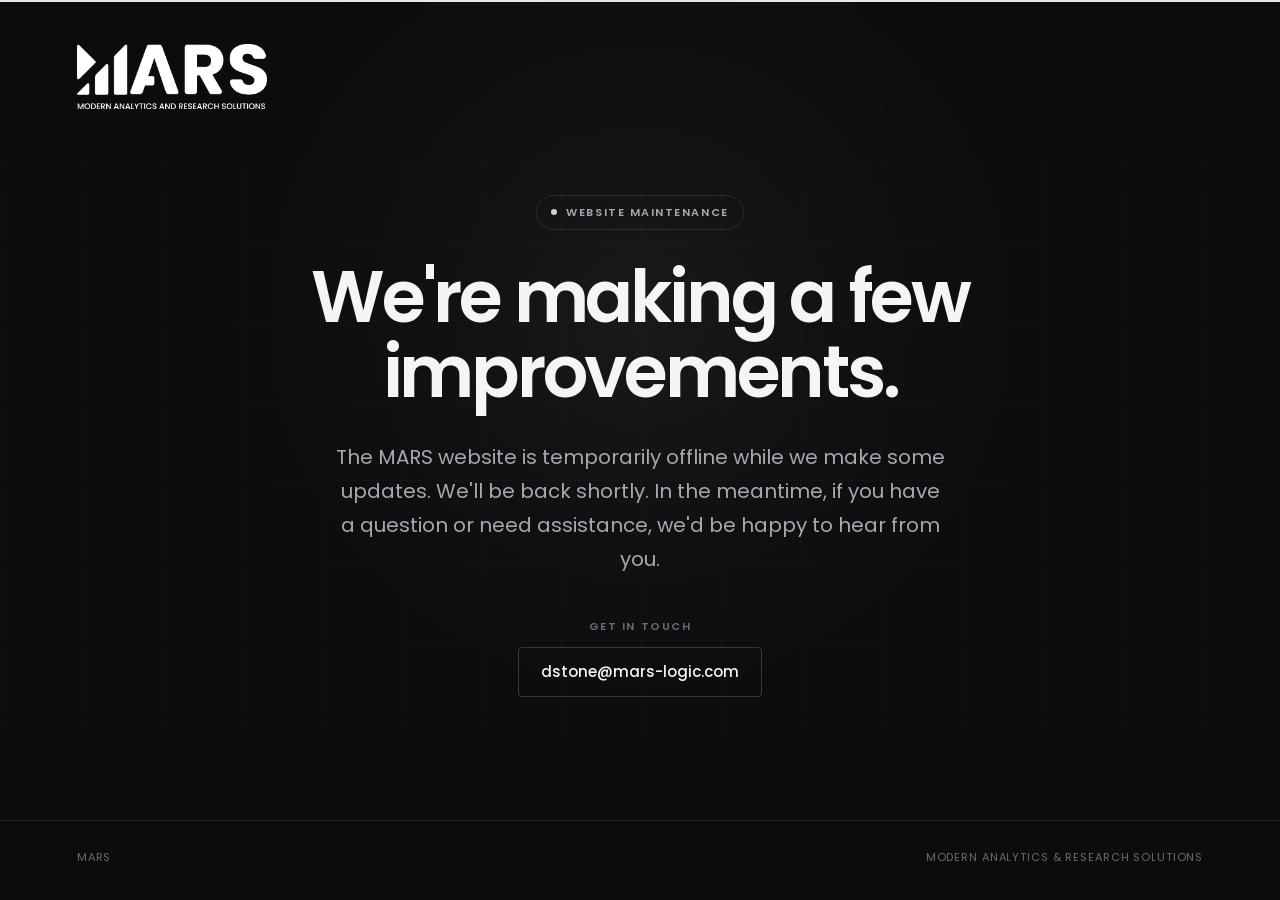
<file: index.html>
<!DOCTYPE html>
<html lang="en">
<head>
  <meta charset="UTF-8">
  <meta name="viewport" content="width=device-width, initial-scale=1.0">

  <title>MARS — Temporarily Offline</title>

  <meta name="description" content="MARS — Modern Analytics and Research Solutions">

  <link rel="icon" href="assets/favicon-32.png">

  <link rel="preconnect" href="https://fonts.googleapis.com">
  <link rel="preconnect" href="https://fonts.gstatic.com" crossorigin>
  <link
    href="https://fonts.googleapis.com/css2?family=Poppins:wght@400;500;600;700&display=swap"
    rel="stylesheet"
  >

  <style>
    :root {
      --background: #0b0c0e;
      --text: #f5f5f5;
      --muted: #a6a8ad;
      --subtle: #686b71;
      --line: rgba(255,255,255,0.10);
      --accent: #ffffff;
    }

    * {
      box-sizing: border-box;
    }

    html {
      min-height: 100%;
    }

    body {
      margin: 0;
      min-height: 100vh;
      background:
        radial-gradient(
          circle at 50% 35%,
          rgba(255,255,255,0.055) 0%,
          rgba(255,255,255,0.018) 24%,
          transparent 52%
        ),
        var(--background);
      color: var(--text);
      font-family: "Poppins", -apple-system, BlinkMacSystemFont, "Segoe UI", sans-serif;
      display: flex;
      flex-direction: column;
    }

    body::before {
      content: "";
      position: fixed;
      inset: 0;
      pointer-events: none;
      opacity: 0.035;
      background-image:
        linear-gradient(rgba(255,255,255,0.7) 1px, transparent 1px),
        linear-gradient(90deg, rgba(255,255,255,0.7) 1px, transparent 1px);
      background-size: 80px 80px;
      mask-image: linear-gradient(
        to bottom,
        transparent 0%,
        black 25%,
        black 75%,
        transparent 100%
      );
    }

    .top-line {
      width: 100%;
      height: 2px;
      background: #ffffff;
      opacity: 0.9;
    }

    header {
      width: 100%;
      padding: 42px 6vw;
    }

    .logo {
      display: block;
      width: 190px;
      height: auto;
    }

    main {
      flex: 1;
      width: 100%;
      display: flex;
      align-items: center;
      justify-content: center;
      padding: 60px 24px 100px;
    }

    .content {
      width: 100%;
      max-width: 760px;
      text-align: center;
      margin-top: -40px;
    }

    .status {
      display: inline-flex;
      align-items: center;
      gap: 9px;
      margin-bottom: 30px;
      padding: 8px 14px;
      border: 1px solid var(--line);
      border-radius: 999px;
      color: var(--muted);
      font-size: 11px;
      font-weight: 600;
      letter-spacing: 0.14em;
      text-transform: uppercase;
    }

    .status-dot {
      width: 6px;
      height: 6px;
      border-radius: 50%;
      background: #ffffff;
      opacity: 0.8;
    }

    h1 {
      margin: 0;
      font-size: clamp(42px, 6vw, 72px);
      line-height: 1.04;
      letter-spacing: -0.045em;
      font-weight: 600;
    }

    .intro {
      max-width: 610px;
      margin: 30px auto 0;
      color: var(--muted);
      font-size: clamp(17px, 2vw, 20px);
      line-height: 1.7;
      font-weight: 400;
    }

    .contact {
      margin-top: 42px;
    }

    .contact-label {
      margin-bottom: 12px;
      color: var(--subtle);
      font-size: 11px;
      font-weight: 600;
      letter-spacing: 0.14em;
      text-transform: uppercase;
    }

    .contact a {
      display: inline-flex;
      align-items: center;
      justify-content: center;
      min-height: 50px;
      padding: 0 22px;
      border: 1px solid rgba(255,255,255,0.18);
      border-radius: 4px;
      color: var(--text);
      text-decoration: none;
      font-size: 15px;
      font-weight: 500;
      transition:
        background 180ms ease,
        border-color 180ms ease,
        transform 180ms ease;
    }

    .contact a:hover {
      background: rgba(255,255,255,0.08);
      border-color: rgba(255,255,255,0.35);
      transform: translateY(-1px);
    }

    footer {
      width: 100%;
      padding: 28px 6vw 34px;
      border-top: 1px solid var(--line);
      display: flex;
      align-items: center;
      justify-content: space-between;
      gap: 20px;
      color: var(--subtle);
      font-size: 11px;
      letter-spacing: 0.08em;
      text-transform: uppercase;
    }

    footer span:last-child {
      text-align: right;
    }

    @media (max-width: 600px) {
      header {
        padding: 30px 24px;
      }

      .logo {
        width: 155px;
      }

      main {
        padding: 50px 24px 80px;
      }

      .content {
        margin-top: -10px;
      }

      h1 {
        font-size: clamp(38px, 11vw, 54px);
      }

      .intro {
        font-size: 16px;
        line-height: 1.65;
      }

      footer {
        padding: 24px;
        flex-direction: column;
        align-items: flex-start;
      }

      footer span:last-child {
        text-align: left;
      }
    }
  </style>
</head>

<body>

  <div class="top-line"></div>

  <header>
    <img
      class="logo"
      src="assets/MARS_Logo_White.png"
      alt="MARS — Modern Analytics and Research Solutions"
    >
  </header>

  <main>
    <section class="content">

      <div class="status">
        <span class="status-dot"></span>
        Website maintenance
      </div>

      <h1>
        We're making a few improvements.
      </h1>

      <p class="intro">
        The MARS website is temporarily offline while we make some updates.
        We'll be back shortly. In the meantime, if you have a question or
        need assistance, we'd be happy to hear from you.
      </p>

      <div class="contact">
        <div class="contact-label">Get in touch</div>

        <a href="mailto:dstone@mars-logic.com">
          dstone@mars-logic.com
        </a>
      </div>

    </section>
  </main>

  <footer>
    <span>MARS</span>
    <span>Modern Analytics &amp; Research Solutions</span>
  </footer>

</body>
</html>
</file>
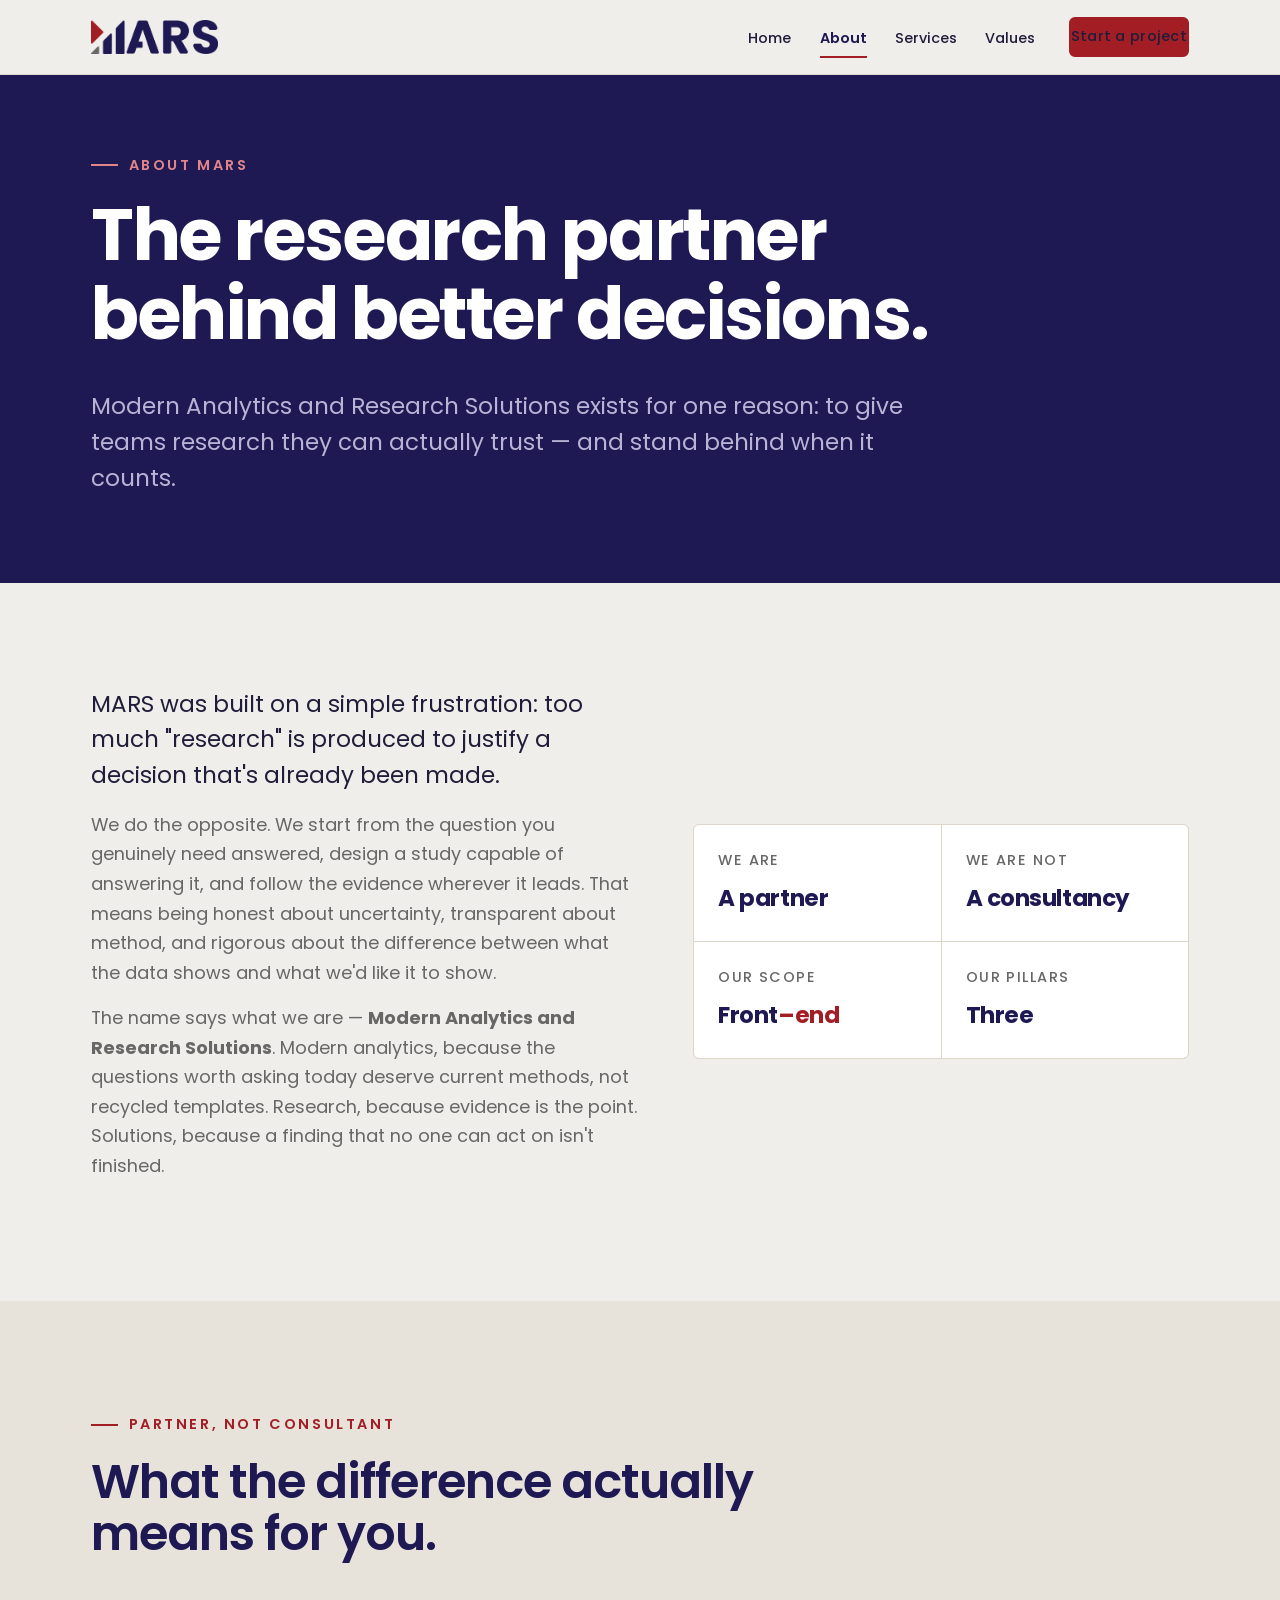
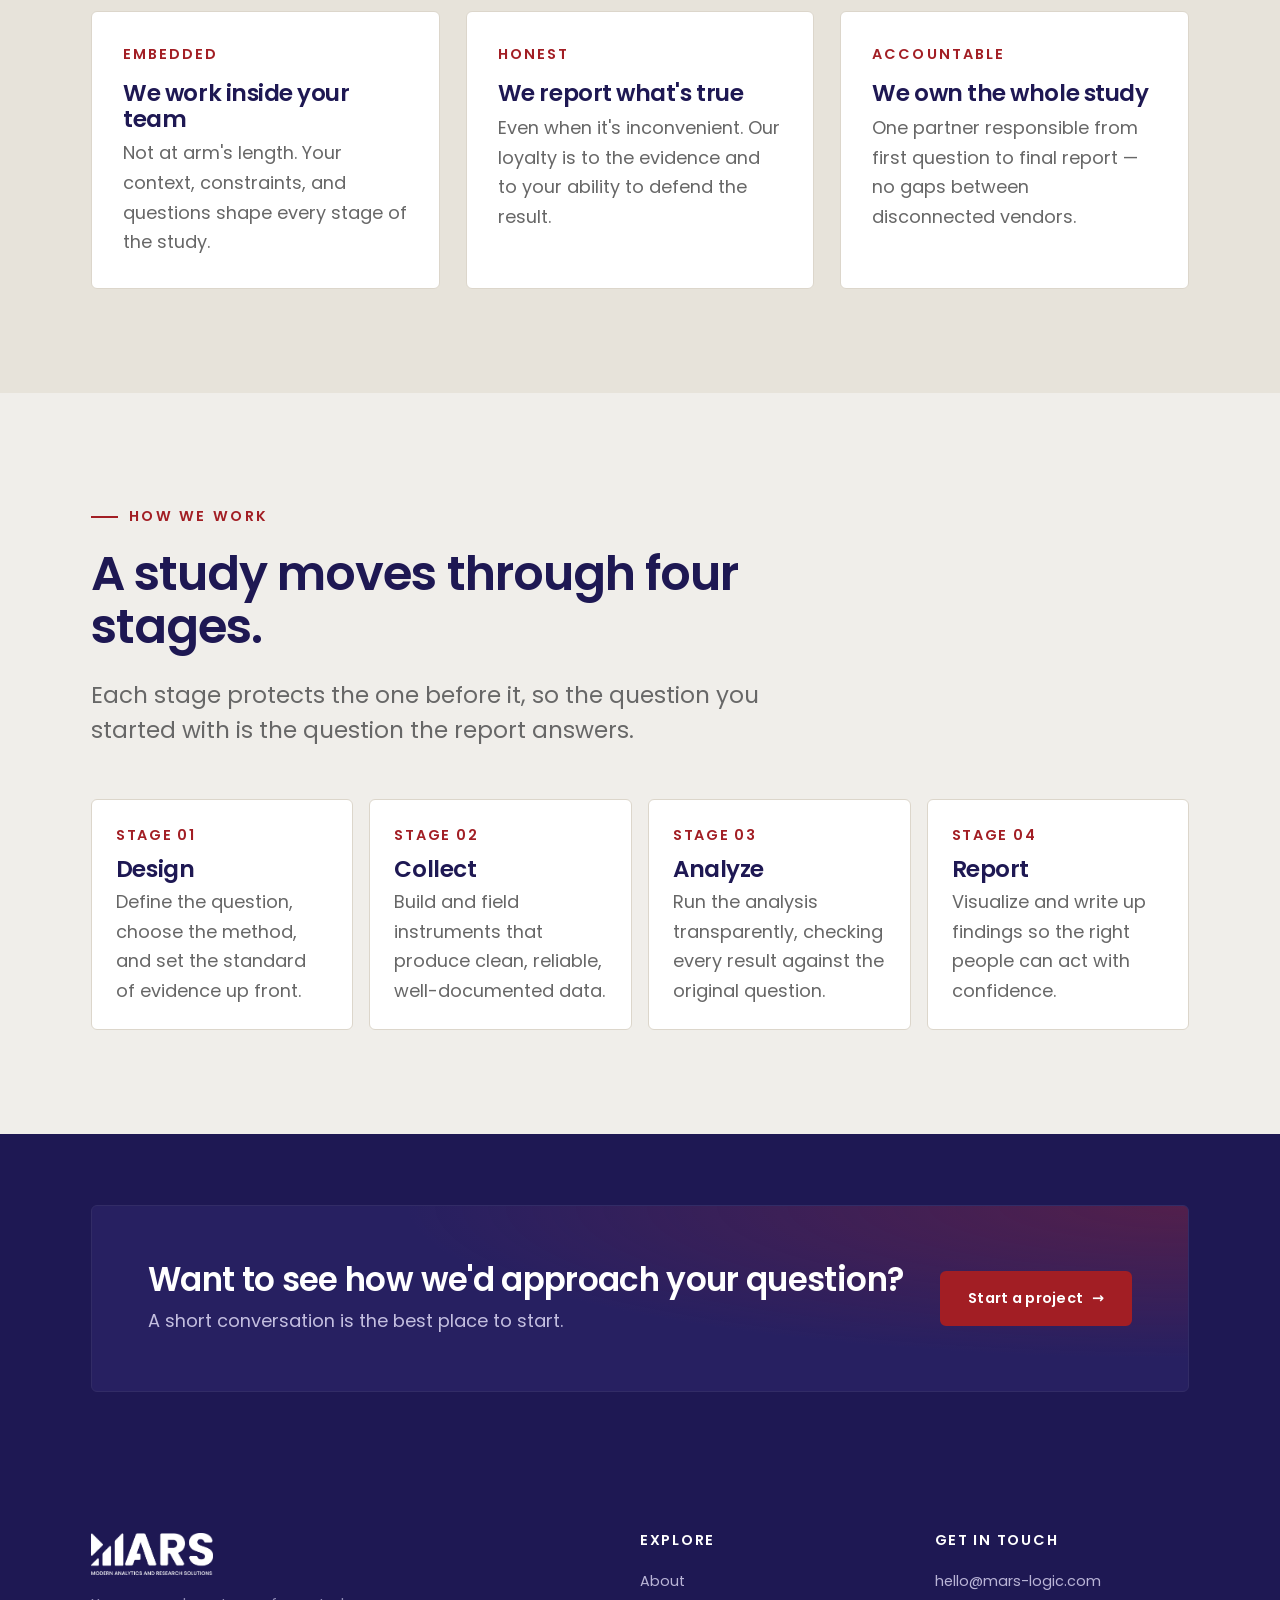
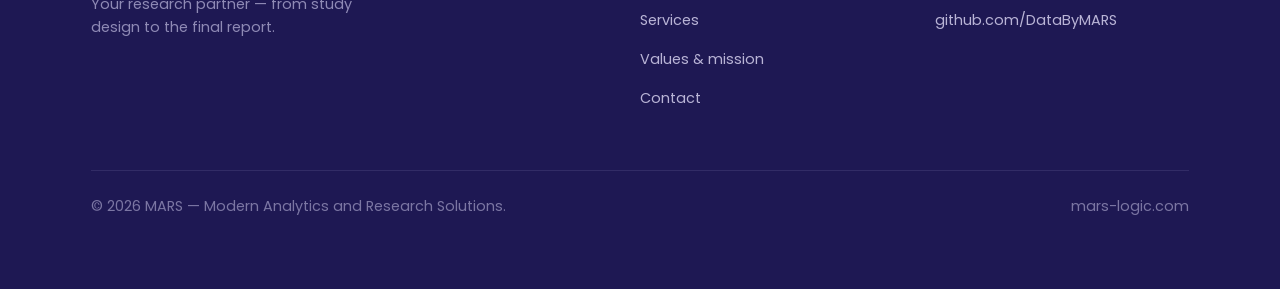
<file: about.html>
<!DOCTYPE html>
<html lang="en">
<head>
  <meta charset="UTF-8" />
  <meta name="viewport" content="width=device-width, initial-scale=1.0" />
  <title>About — MARS</title>
  <meta name="description" content="MARS — Modern Analytics and Research Solutions. A research partner that works alongside your team, from study design to defensible reporting." />
  <meta property="og:title" content="About — MARS" />
  <meta property="og:description" content="A research partner, not a consulting firm." />
  <meta property="og:type" content="website" />
  <meta property="og:url" content="https://mars-logic.com/about.html" />
  <link rel="preconnect" href="https://fonts.googleapis.com" />
  <link rel="preconnect" href="https://fonts.gstatic.com" crossorigin />
  <link href="https://fonts.googleapis.com/css2?family=Poppins:wght@400;500;600;700&display=swap" rel="stylesheet" />
  <link rel="icon" href="assets/favicon-32.png" sizes="32x32" />
  <link rel="icon" href="assets/favicon.ico" sizes="any" />
  <link rel="apple-touch-icon" href="assets/favicon-180.png" />
  <link rel="stylesheet" href="css/style.css" />
</head>
<body>
  <a class="skip-link" href="#main">Skip to content</a>

  <header class="site-header">
    <div class="wrap nav">
      <a class="brand" href="index.html" aria-label="MARS — Modern Analytics and Research Solutions, home">
        <img src="assets/MARS_Logo_No_Subtext.png" alt="MARS" />
      </a>
      <button class="nav-toggle" aria-label="Menu" aria-controls="nav-links" aria-expanded="false">
        <svg viewBox="0 0 24 24" fill="none" aria-hidden="true"><path d="M3 6h18M3 12h18M3 18h18" stroke="currentColor" stroke-width="2" stroke-linecap="round"/></svg>
      </button>
      <ul class="nav-links" id="nav-links">
        <li><a href="index.html">Home</a></li>
        <li><a href="about.html" aria-current="page">About</a></li>
        <li><a href="services.html">Services</a></li>
        <li><a href="values.html">Values</a></li>
        <li class="nav-cta"><a class="btn" href="contact.html">Start a project</a></li>
      </ul>
    </div>
  </header>

  <main id="main">
    <!-- Page intro -->
    <section class="section section--space section--tight">
      <div class="wrap">
        <p class="eyebrow">About MARS</p>
        <h1 style="font-size:var(--step-4);max-width:20ch">The research partner behind better decisions.</h1>
        <p class="lede" style="max-width:60ch">Modern Analytics and Research Solutions exists for one reason: to give teams research they can actually trust — and stand behind when it counts.</p>
      </div>
    </section>

    <!-- Story -->
    <section class="section">
      <div class="wrap split">
        <div class="prose reveal">
          <p class="prose-lead">MARS was built on a simple frustration: too much "research" is produced to justify a decision that's already been made.</p>
          <p>We do the opposite. We start from the question you genuinely need answered, design a study capable of answering it, and follow the evidence wherever it leads. That means being honest about uncertainty, transparent about method, and rigorous about the difference between what the data shows and what we'd like it to show.</p>
          <p>The name says what we are — <strong>Modern Analytics and Research Solutions</strong>. Modern analytics, because the questions worth asking today deserve current methods, not recycled templates. Research, because evidence is the point. Solutions, because a finding that no one can act on isn't finished.</p>
        </div>
        <div class="reveal">
          <dl class="stats" aria-label="What defines MARS">
            <div><dt>We are</dt><dd>A partner</dd></div>
            <div><dt>We are not</dt><dd>A consultancy</dd></div>
            <div><dt>Our scope</dt><dd>Front<span class="u">&ndash;end</span></dd></div>
            <div><dt>Our pillars</dt><dd>Three</dd></div>
          </dl>
        </div>
      </div>
    </section>

    <!-- Partner vs consultant -->
    <section class="section section--surface">
      <div class="wrap">
        <div class="head reveal">
          <p class="eyebrow">Partner, not consultant</p>
          <h2>What the difference actually means for you.</h2>
        </div>
        <div class="grid grid--3">
          <article class="card reveal"><span class="card__index">EMBEDDED</span><h3>We work inside your team</h3><p>Not at arm's length. Your context, constraints, and questions shape every stage of the study.</p></article>
          <article class="card reveal"><span class="card__index">HONEST</span><h3>We report what's true</h3><p>Even when it's inconvenient. Our loyalty is to the evidence and to your ability to defend the result.</p></article>
          <article class="card reveal"><span class="card__index">ACCOUNTABLE</span><h3>We own the whole study</h3><p>One partner responsible from first question to final report — no gaps between disconnected vendors.</p></article>
        </div>
      </div>
    </section>

    <!-- Process -->
    <section class="section">
      <div class="wrap">
        <div class="head reveal">
          <p class="eyebrow">How we work</p>
          <h2>A study moves through four stages.</h2>
          <p class="lede">Each stage protects the one before it, so the question you started with is the question the report answers.</p>
        </div>
        <div class="steps">
          <div class="step reveal"><span class="step__n">STAGE 01</span><h3>Design</h3><p>Define the question, choose the method, and set the standard of evidence up front.</p></div>
          <div class="step reveal"><span class="step__n">STAGE 02</span><h3>Collect</h3><p>Build and field instruments that produce clean, reliable, well-documented data.</p></div>
          <div class="step reveal"><span class="step__n">STAGE 03</span><h3>Analyze</h3><p>Run the analysis transparently, checking every result against the original question.</p></div>
          <div class="step reveal"><span class="step__n">STAGE 04</span><h3>Report</h3><p>Visualize and write up findings so the right people can act with confidence.</p></div>
        </div>
      </div>
    </section>

    <!-- CTA -->
    <section class="section section--space section--tight">
      <div class="wrap">
        <div class="cta-band reveal">
          <div>
            <h2>Want to see how we'd approach your question?</h2>
            <p>A short conversation is the best place to start.</p>
          </div>
          <a class="btn" href="contact.html">Start a project <span class="arrow" aria-hidden="true">&rarr;</span></a>
        </div>
      </div>
    </section>
  </main>

  <footer class="site-footer">
    <div class="wrap">
      <div class="footer-grid">
        <div>
          <a class="brand" href="index.html" aria-label="MARS home"><img src="assets/MARS_Logo_White.png" alt="MARS — Modern Analytics and Research Solutions" /></a>
          <p>Your research partner — from study design to the final report.</p>
        </div>
        <div class="footer-col">
          <h4>Explore</h4>
          <ul>
            <li><a href="about.html">About</a></li>
            <li><a href="services.html">Services</a></li>
            <li><a href="values.html">Values &amp; mission</a></li>
            <li><a href="contact.html">Contact</a></li>
          </ul>
        </div>
        <div class="footer-col">
          <h4>Get in touch</h4>
          <ul>
            <li><a href="mailto:hello@mars-logic.com">hello@mars-logic.com</a></li>
            <li><a href="https://github.com/DataByMARS">github.com/DataByMARS</a></li>
          </ul>
        </div>
      </div>
      <div class="footer-bottom">
        <span>&copy; <span id="year">2026</span> MARS — Modern Analytics and Research Solutions.</span>
        <span>mars-logic.com</span>
      </div>
    </div>
  </footer>

  <script src="js/main.js"></script>
</body>
</html>
</file>
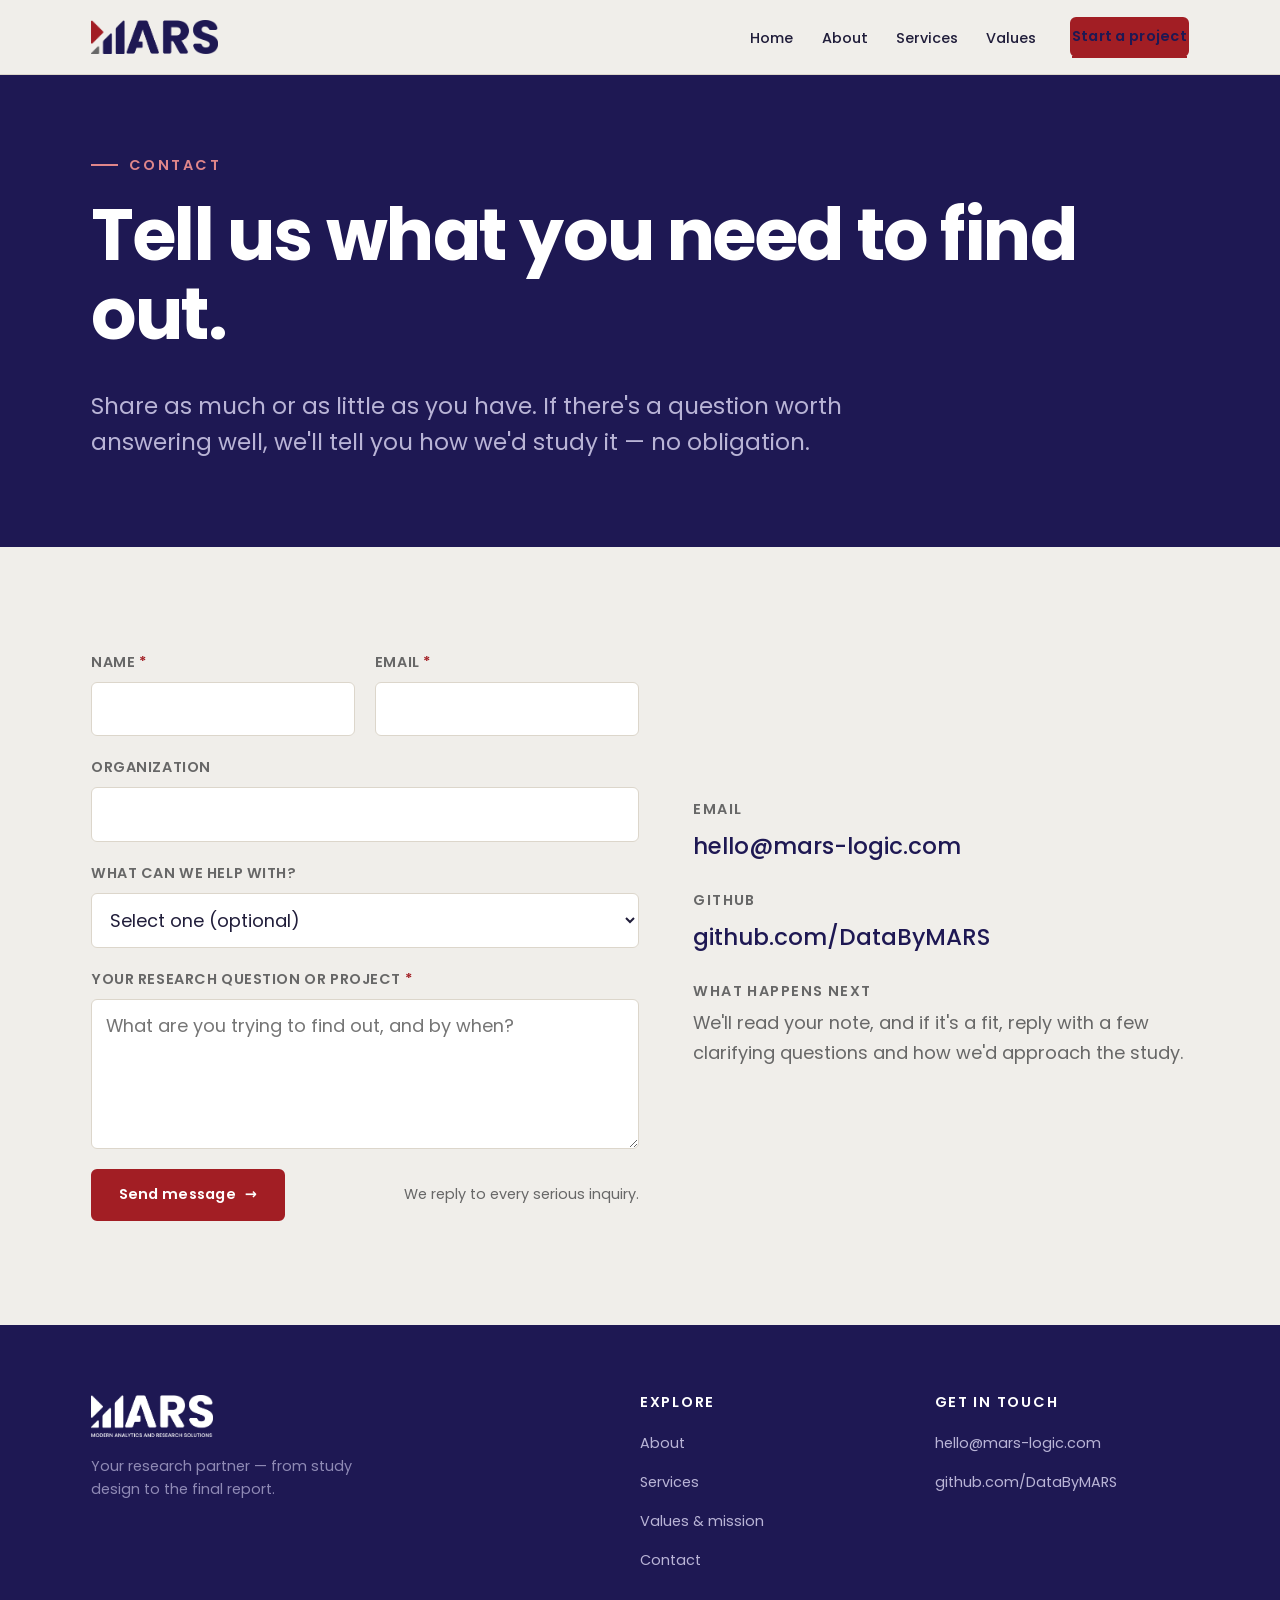
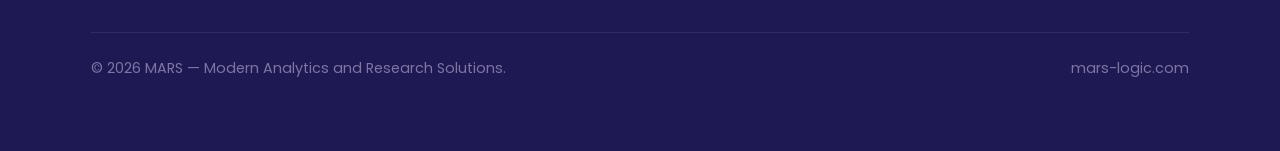
<file: contact.html>
<!DOCTYPE html>
<html lang="en">
<head>
  <meta charset="UTF-8" />
  <meta name="viewport" content="width=device-width, initial-scale=1.0" />
  <title>Contact — MARS</title>
  <meta name="description" content="Start a project with MARS. Tell us about your research question and we'll tell you how we'd study it." />
  <meta property="og:title" content="Contact — MARS" />
  <meta property="og:description" content="Tell us about your research question." />
  <meta property="og:type" content="website" />
  <meta property="og:url" content="https://mars-logic.com/contact.html" />
  <link rel="preconnect" href="https://fonts.googleapis.com" />
  <link rel="preconnect" href="https://fonts.gstatic.com" crossorigin />
  <link href="https://fonts.googleapis.com/css2?family=Poppins:wght@400;500;600;700&display=swap" rel="stylesheet" />
  <link rel="icon" href="assets/favicon-32.png" sizes="32x32" />
  <link rel="icon" href="assets/favicon.ico" sizes="any" />
  <link rel="apple-touch-icon" href="assets/favicon-180.png" />
  <link rel="stylesheet" href="css/style.css" />
</head>
<body>
  <a class="skip-link" href="#main">Skip to content</a>

  <header class="site-header">
    <div class="wrap nav">
      <a class="brand" href="index.html" aria-label="MARS — Modern Analytics and Research Solutions, home">
        <img src="assets/MARS_Logo_No_Subtext.png" alt="MARS" />
      </a>
      <button class="nav-toggle" aria-label="Menu" aria-controls="nav-links" aria-expanded="false">
        <svg viewBox="0 0 24 24" fill="none" aria-hidden="true"><path d="M3 6h18M3 12h18M3 18h18" stroke="currentColor" stroke-width="2" stroke-linecap="round"/></svg>
      </button>
      <ul class="nav-links" id="nav-links">
        <li><a href="index.html">Home</a></li>
        <li><a href="about.html">About</a></li>
        <li><a href="services.html">Services</a></li>
        <li><a href="values.html">Values</a></li>
        <li class="nav-cta"><a class="btn" href="contact.html" aria-current="page">Start a project</a></li>
      </ul>
    </div>
  </header>

  <main id="main">
    <section class="section section--space section--tight">
      <div class="wrap">
        <p class="eyebrow">Contact</p>
        <h1 style="font-size:var(--step-4);max-width:22ch">Tell us what you need to find out.</h1>
        <p class="lede" style="max-width:58ch">Share as much or as little as you have. If there's a question worth answering well, we'll tell you how we'd study it — no obligation.</p>
      </div>
    </section>

    <section class="section">
      <div class="wrap split">
        <!-- Form -->
        <div class="reveal">
          <form id="contact-form" class="form" action="https://formspree.io/f/myegnvqe" method="POST">
            <div class="form-row">
              <div class="field">
                <label for="name">Name <span class="req" aria-hidden="true">*</span></label>
                <input type="text" id="name" name="name" autocomplete="name" required />
              </div>
              <div class="field">
                <label for="email">Email <span class="req" aria-hidden="true">*</span></label>
                <input type="email" id="email" name="email" autocomplete="email" required />
              </div>
            </div>

            <div class="field">
              <label for="organization">Organization</label>
              <input type="text" id="organization" name="organization" autocomplete="organization" />
            </div>

            <div class="field">
              <label for="help">What can we help with?</label>
              <select id="help" name="help">
                <option value="">Select one (optional)</option>
                <option>A full study, design to report</option>
                <option>Statistical analysis of our data</option>
                <option>Qualitative insights</option>
                <option>Predictive modeling</option>
                <option>Data visualization or dashboards</option>
                <option>Reporting on existing results</option>
                <option>Not sure yet</option>
              </select>
            </div>

            <div class="field">
              <label for="message">Your research question or project <span class="req" aria-hidden="true">*</span></label>
              <textarea id="message" name="message" required placeholder="What are you trying to find out, and by when?"></textarea>
            </div>

            <!-- Formspree helpers -->
            <input type="hidden" name="_subject" value="New project inquiry — mars-logic.com" />
            <input type="text" name="_gotcha" tabindex="-1" autocomplete="off" aria-hidden="true" style="position:absolute;left:-9999px;opacity:0;height:0;width:0" />

            <div class="form__foot">
              <button type="submit" class="btn">Send message <span class="arrow" aria-hidden="true">&rarr;</span></button>
              <p class="form__note">We reply to every serious inquiry.</p>
            </div>

            <p id="form-status" class="form-status" role="status" aria-live="polite"></p>
          </form>
        </div>

        <!-- Details -->
        <div class="reveal">
          <dl class="contact-detail">
            <dt>Email</dt>
            <dd><a href="mailto:hello@mars-logic.com">hello@mars-logic.com</a></dd>
            <dt>GitHub</dt>
            <dd><a href="https://github.com/DataByMARS">github.com/DataByMARS</a></dd>
            <dt>What happens next</dt>
            <dd style="font-size:var(--step-0);font-weight:400;color:var(--muted)">We'll read your note, and if it's a fit, reply with a few clarifying questions and how we'd approach the study.</dd>
          </dl>
        </div>
      </div>
    </section>
  </main>

  <footer class="site-footer">
    <div class="wrap">
      <div class="footer-grid">
        <div>
          <a class="brand" href="index.html" aria-label="MARS home"><img src="assets/MARS_Logo_White.png" alt="MARS — Modern Analytics and Research Solutions" /></a>
          <p>Your research partner — from study design to the final report.</p>
        </div>
        <div class="footer-col">
          <h4>Explore</h4>
          <ul>
            <li><a href="about.html">About</a></li>
            <li><a href="services.html">Services</a></li>
            <li><a href="values.html">Values &amp; mission</a></li>
            <li><a href="contact.html">Contact</a></li>
          </ul>
        </div>
        <div class="footer-col">
          <h4>Get in touch</h4>
          <ul>
            <li><a href="mailto:hello@mars-logic.com">hello@mars-logic.com</a></li>
            <li><a href="https://github.com/DataByMARS">github.com/DataByMARS</a></li>
          </ul>
        </div>
      </div>
      <div class="footer-bottom">
        <span>&copy; <span id="year">2026</span> MARS — Modern Analytics and Research Solutions.</span>
        <span>mars-logic.com</span>
      </div>
    </div>
  </footer>

  <script src="js/main.js"></script>
</body>
</html>
</file>
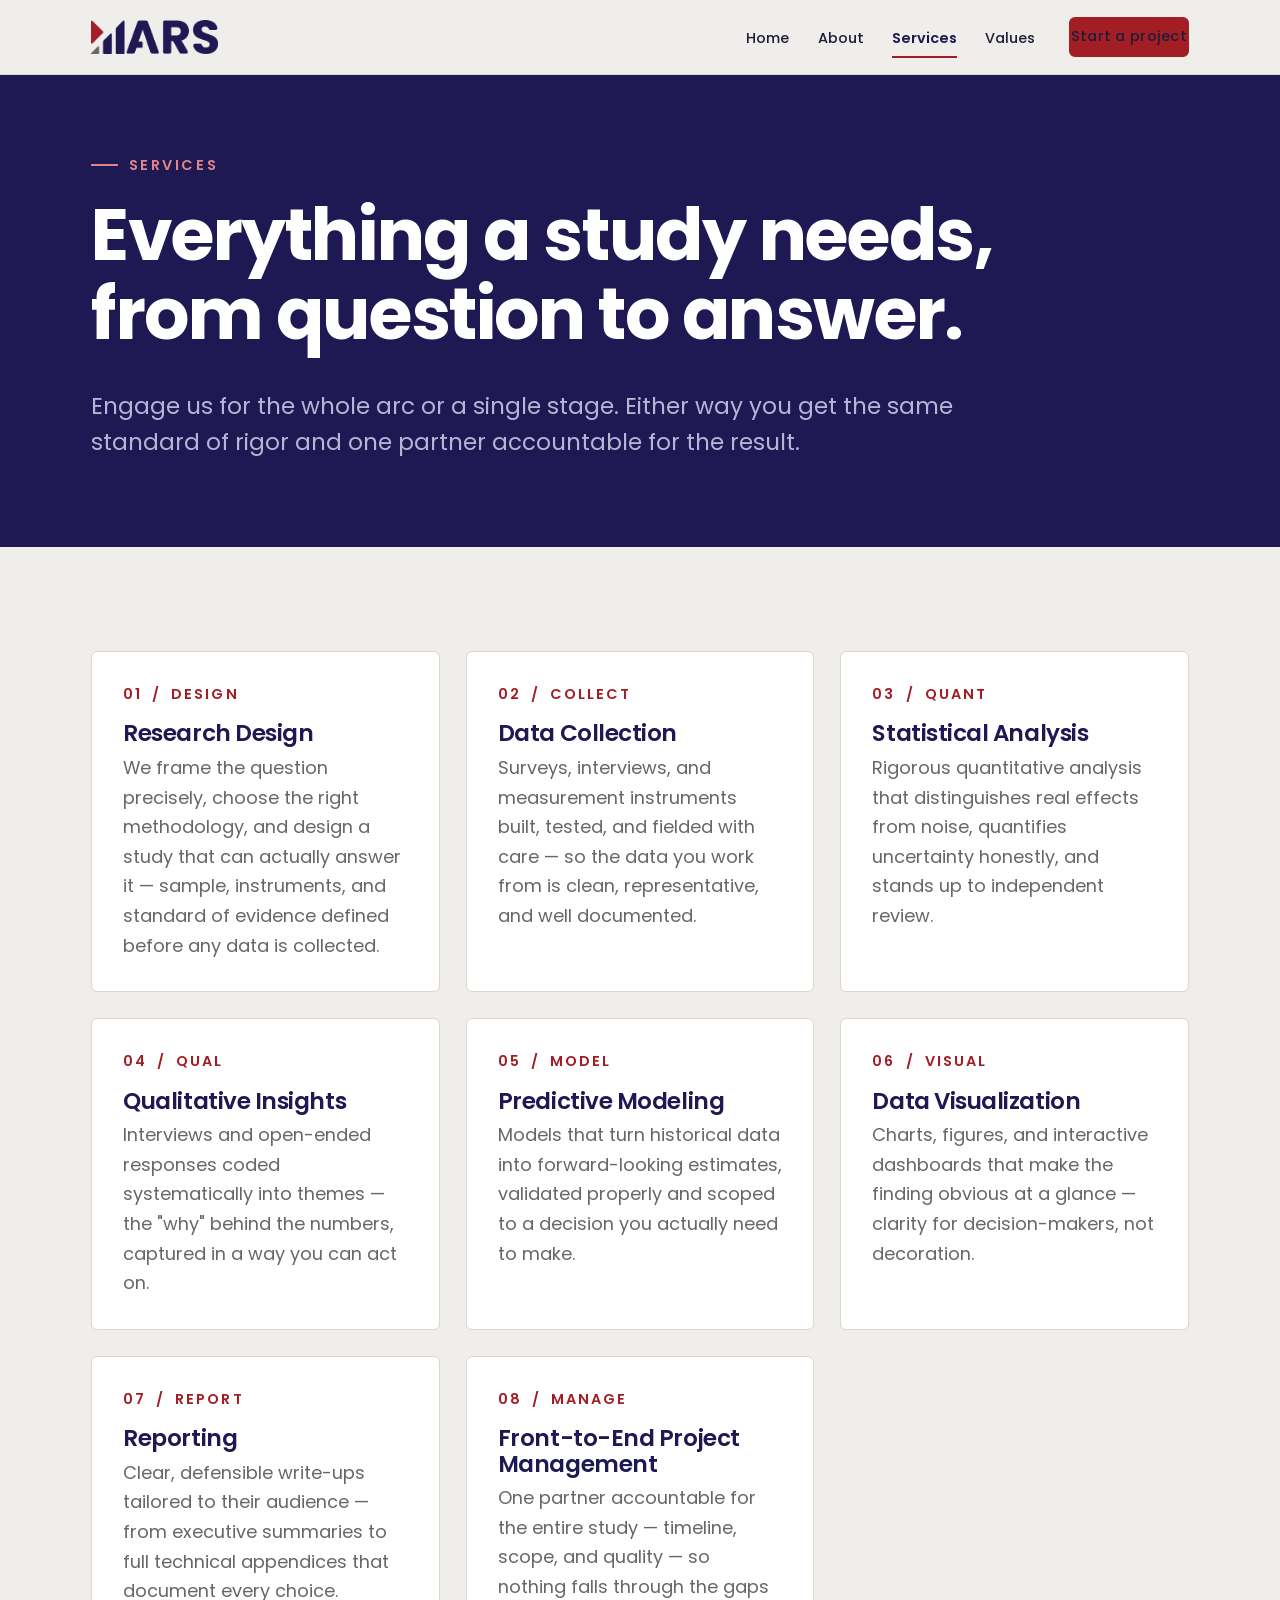
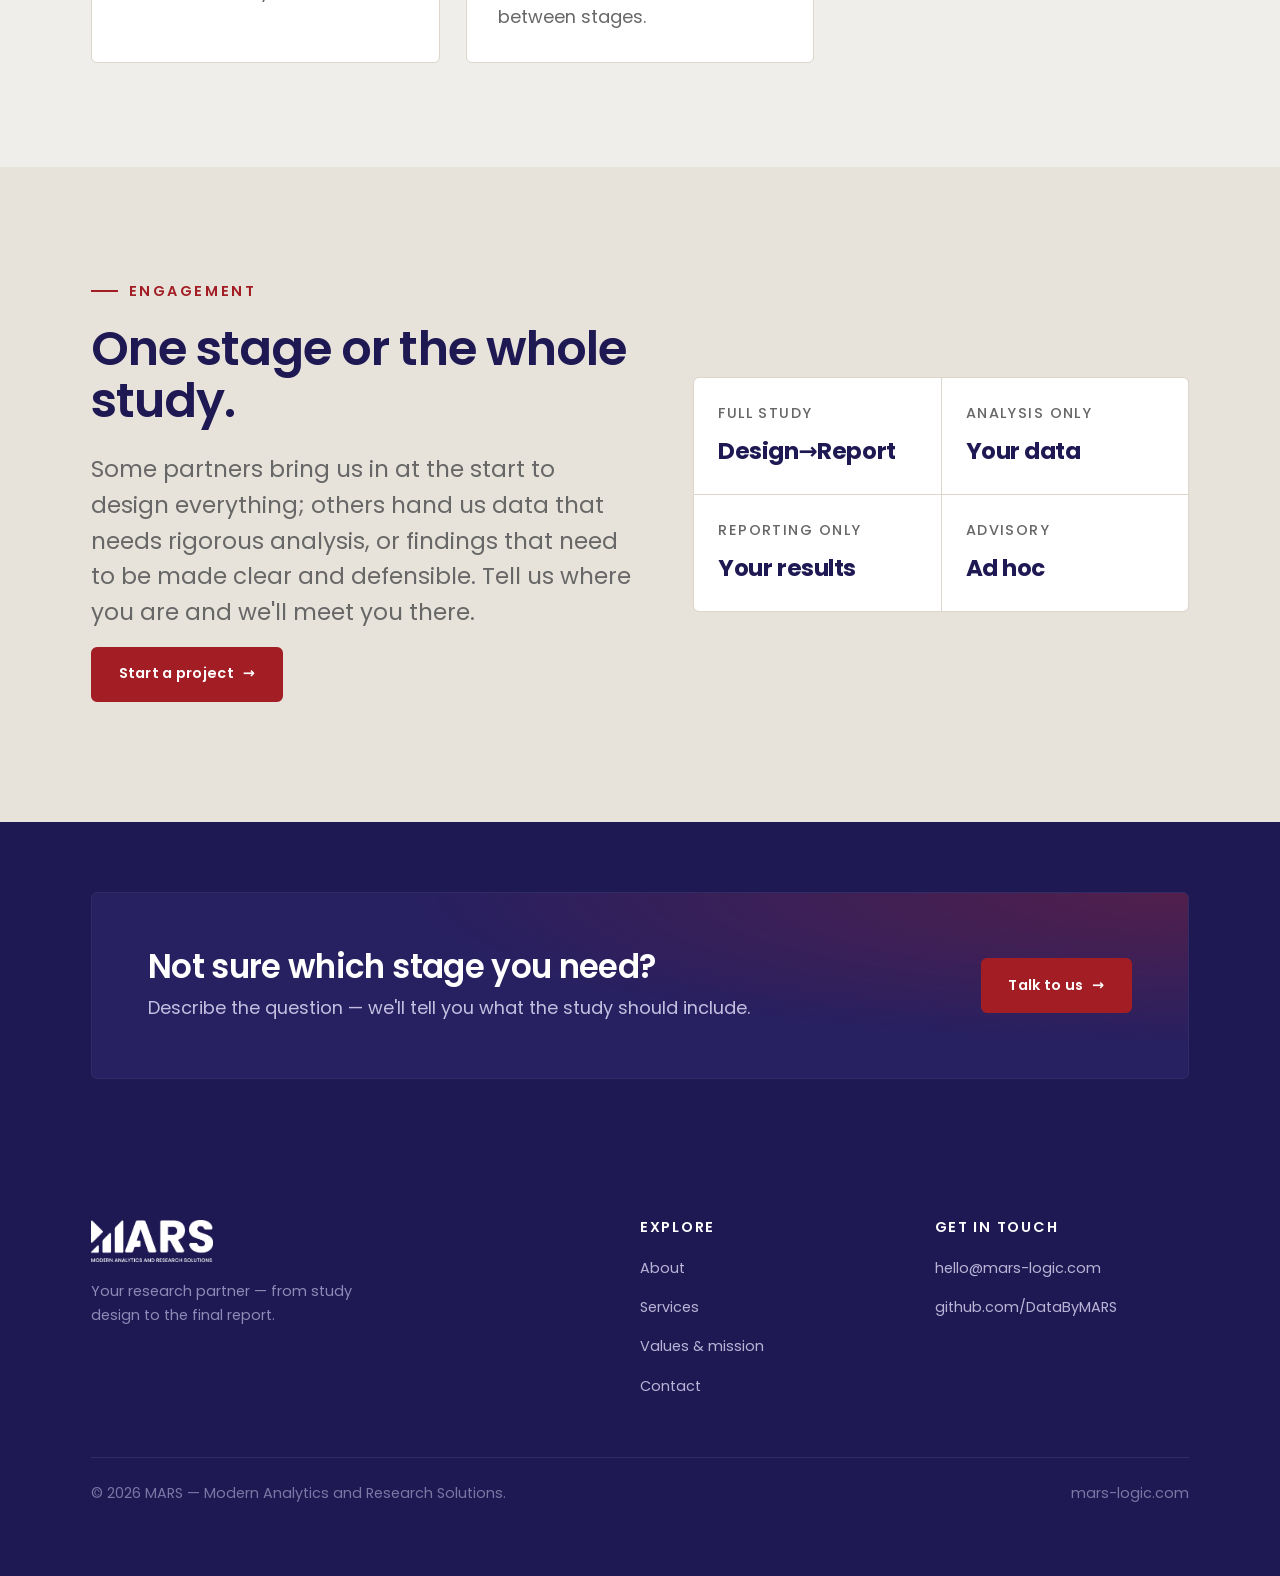
<file: services.html>
<!DOCTYPE html>
<html lang="en">
<head>
  <meta charset="UTF-8" />
  <meta name="viewport" content="width=device-width, initial-scale=1.0" />
  <title>Services — MARS</title>
  <meta name="description" content="MARS services: research design, data collection, statistical analysis, qualitative insights, predictive modeling, data visualization, reporting, and front-to-end project management." />
  <meta property="og:title" content="Services — MARS" />
  <meta property="og:description" content="Everything a study needs, from design to reporting." />
  <meta property="og:type" content="website" />
  <meta property="og:url" content="https://mars-logic.com/services.html" />
  <link rel="preconnect" href="https://fonts.googleapis.com" />
  <link rel="preconnect" href="https://fonts.gstatic.com" crossorigin />
  <link href="https://fonts.googleapis.com/css2?family=Poppins:wght@400;500;600;700&display=swap" rel="stylesheet" />
  <link rel="icon" href="assets/favicon-32.png" sizes="32x32" />
  <link rel="icon" href="assets/favicon.ico" sizes="any" />
  <link rel="apple-touch-icon" href="assets/favicon-180.png" />
  <link rel="stylesheet" href="css/style.css" />
</head>
<body>
  <a class="skip-link" href="#main">Skip to content</a>

  <header class="site-header">
    <div class="wrap nav">
      <a class="brand" href="index.html" aria-label="MARS — Modern Analytics and Research Solutions, home">
        <img src="assets/MARS_Logo_No_Subtext.png" alt="MARS" />
      </a>
      <button class="nav-toggle" aria-label="Menu" aria-controls="nav-links" aria-expanded="false">
        <svg viewBox="0 0 24 24" fill="none" aria-hidden="true"><path d="M3 6h18M3 12h18M3 18h18" stroke="currentColor" stroke-width="2" stroke-linecap="round"/></svg>
      </button>
      <ul class="nav-links" id="nav-links">
        <li><a href="index.html">Home</a></li>
        <li><a href="about.html">About</a></li>
        <li><a href="services.html" aria-current="page">Services</a></li>
        <li><a href="values.html">Values</a></li>
        <li class="nav-cta"><a class="btn" href="contact.html">Start a project</a></li>
      </ul>
    </div>
  </header>

  <main id="main">
    <section class="section section--space section--tight">
      <div class="wrap">
        <p class="eyebrow">Services</p>
        <h1 style="font-size:var(--step-4);max-width:22ch">Everything a study needs, from question to answer.</h1>
        <p class="lede" style="max-width:62ch">Engage us for the whole arc or a single stage. Either way you get the same standard of rigor and one partner accountable for the result.</p>
      </div>
    </section>

    <section class="section">
      <div class="wrap">
        <div class="grid grid--2">
          <article class="card reveal">
            <span class="card__index">01 &nbsp;/&nbsp; DESIGN</span>
            <h3>Research Design</h3>
            <p>We frame the question precisely, choose the right methodology, and design a study that can actually answer it — sample, instruments, and standard of evidence defined before any data is collected.</p>
          </article>
          <article class="card reveal">
            <span class="card__index">02 &nbsp;/&nbsp; COLLECT</span>
            <h3>Data Collection</h3>
            <p>Surveys, interviews, and measurement instruments built, tested, and fielded with care — so the data you work from is clean, representative, and well documented.</p>
          </article>
          <article class="card reveal">
            <span class="card__index">03 &nbsp;/&nbsp; QUANT</span>
            <h3>Statistical Analysis</h3>
            <p>Rigorous quantitative analysis that distinguishes real effects from noise, quantifies uncertainty honestly, and stands up to independent review.</p>
          </article>
          <article class="card reveal">
            <span class="card__index">04 &nbsp;/&nbsp; QUAL</span>
            <h3>Qualitative Insights</h3>
            <p>Interviews and open-ended responses coded systematically into themes — the "why" behind the numbers, captured in a way you can act on.</p>
          </article>
          <article class="card reveal">
            <span class="card__index">05 &nbsp;/&nbsp; MODEL</span>
            <h3>Predictive Modeling</h3>
            <p>Models that turn historical data into forward-looking estimates, validated properly and scoped to a decision you actually need to make.</p>
          </article>
          <article class="card reveal">
            <span class="card__index">06 &nbsp;/&nbsp; VISUAL</span>
            <h3>Data Visualization</h3>
            <p>Charts, figures, and interactive dashboards that make the finding obvious at a glance — clarity for decision-makers, not decoration.</p>
          </article>
          <article class="card reveal">
            <span class="card__index">07 &nbsp;/&nbsp; REPORT</span>
            <h3>Reporting</h3>
            <p>Clear, defensible write-ups tailored to their audience — from executive summaries to full technical appendices that document every choice.</p>
          </article>
          <article class="card reveal">
            <span class="card__index">08 &nbsp;/&nbsp; MANAGE</span>
            <h3>Front-to-End Project Management</h3>
            <p>One partner accountable for the entire study — timeline, scope, and quality — so nothing falls through the gaps between stages.</p>
          </article>
        </div>
      </div>
    </section>

    <section class="section section--surface">
      <div class="wrap split">
        <div class="reveal">
          <p class="eyebrow">Engagement</p>
          <h2 style="font-size:var(--step-3)">One stage or the whole study.</h2>
          <p class="lede" style="color:var(--muted)">Some partners bring us in at the start to design everything; others hand us data that needs rigorous analysis, or findings that need to be made clear and defensible. Tell us where you are and we'll meet you there.</p>
          <p><a class="btn" href="contact.html">Start a project <span class="arrow" aria-hidden="true">&rarr;</span></a></p>
        </div>
        <dl class="stats reveal" aria-label="Ways to engage MARS">
          <div><dt>Full study</dt><dd>Design&rarr;Report</dd></div>
          <div><dt>Analysis only</dt><dd>Your data</dd></div>
          <div><dt>Reporting only</dt><dd>Your results</dd></div>
          <div><dt>Advisory</dt><dd>Ad hoc</dd></div>
        </dl>
      </div>
    </section>

    <section class="section section--space section--tight">
      <div class="wrap">
        <div class="cta-band reveal">
          <div>
            <h2>Not sure which stage you need?</h2>
            <p>Describe the question — we'll tell you what the study should include.</p>
          </div>
          <a class="btn" href="contact.html">Talk to us <span class="arrow" aria-hidden="true">&rarr;</span></a>
        </div>
      </div>
    </section>
  </main>

  <footer class="site-footer">
    <div class="wrap">
      <div class="footer-grid">
        <div>
          <a class="brand" href="index.html" aria-label="MARS home"><img src="assets/MARS_Logo_White.png" alt="MARS — Modern Analytics and Research Solutions" /></a>
          <p>Your research partner — from study design to the final report.</p>
        </div>
        <div class="footer-col">
          <h4>Explore</h4>
          <ul>
            <li><a href="about.html">About</a></li>
            <li><a href="services.html">Services</a></li>
            <li><a href="values.html">Values &amp; mission</a></li>
            <li><a href="contact.html">Contact</a></li>
          </ul>
        </div>
        <div class="footer-col">
          <h4>Get in touch</h4>
          <ul>
            <li><a href="mailto:hello@mars-logic.com">hello@mars-logic.com</a></li>
            <li><a href="https://github.com/DataByMARS">github.com/DataByMARS</a></li>
          </ul>
        </div>
      </div>
      <div class="footer-bottom">
        <span>&copy; <span id="year">2026</span> MARS — Modern Analytics and Research Solutions.</span>
        <span>mars-logic.com</span>
      </div>
    </div>
  </footer>

  <script src="js/main.js"></script>
</body>
</html>
</file>
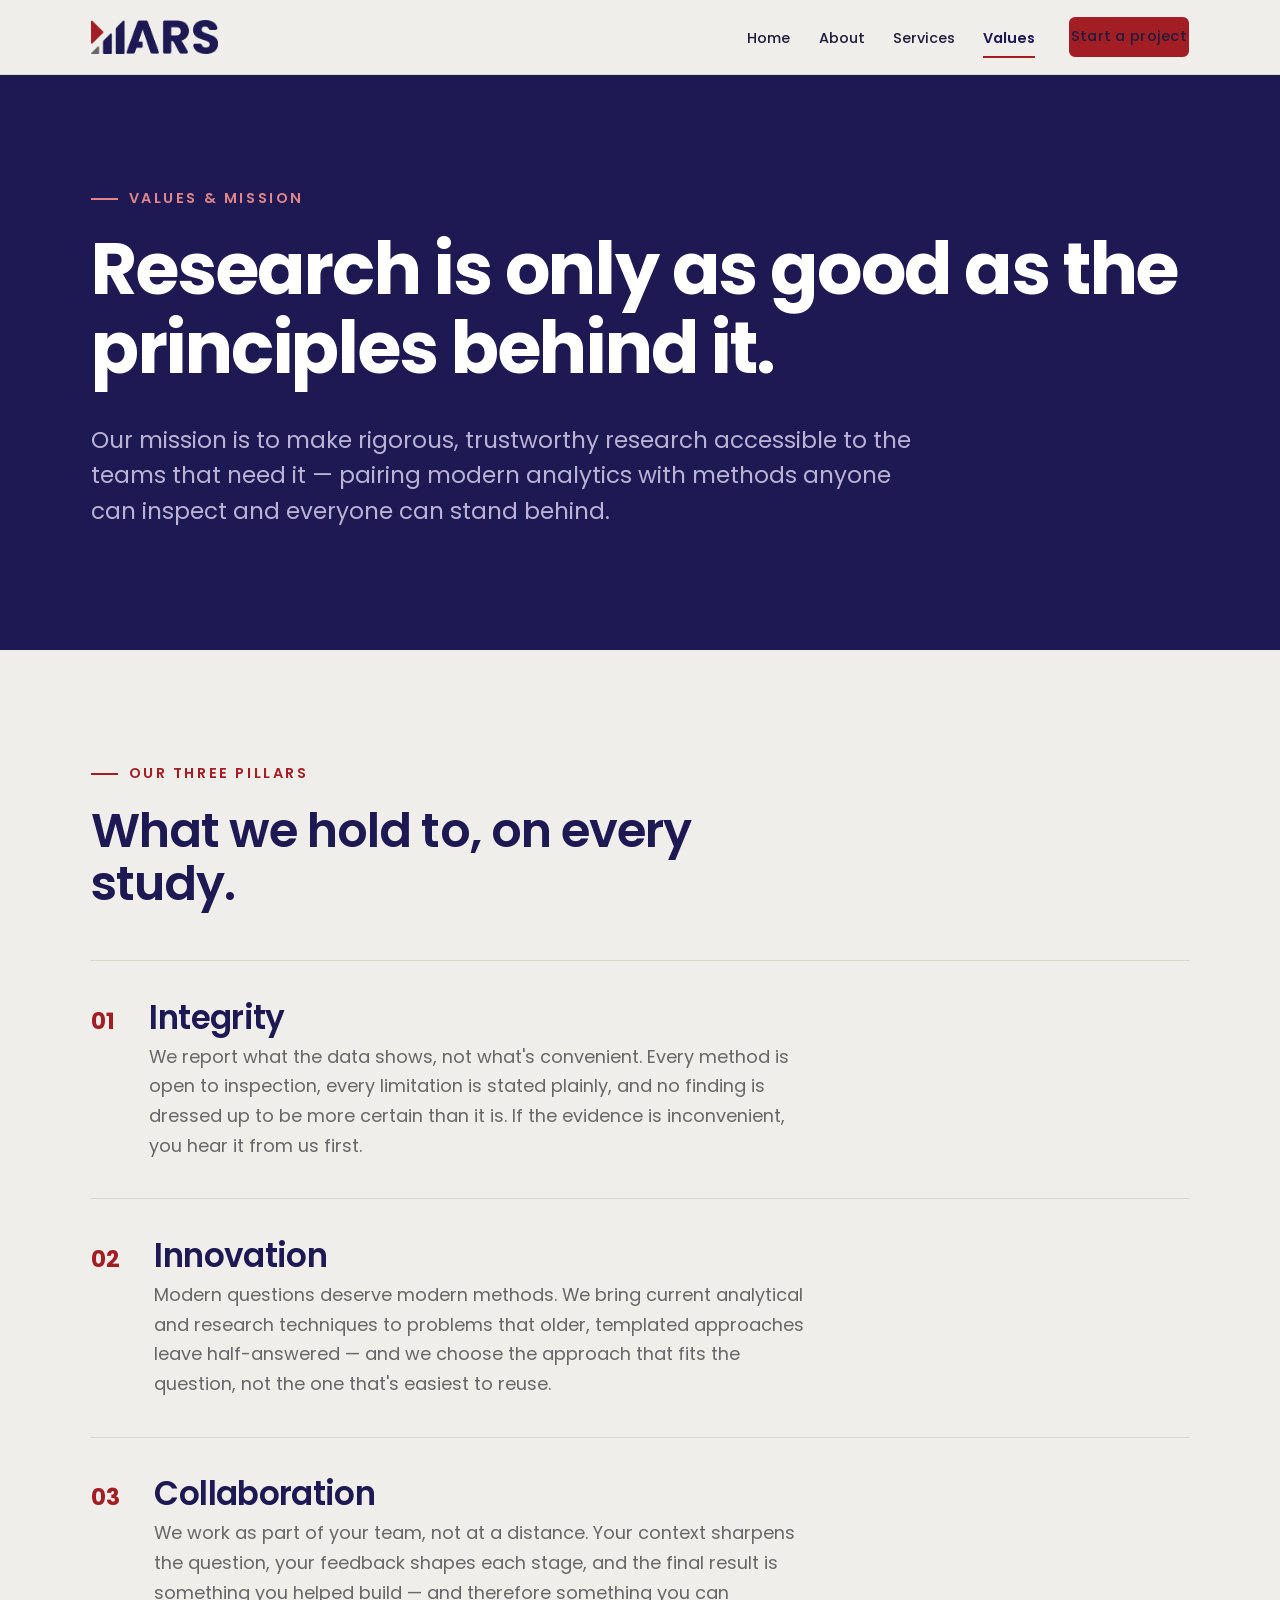
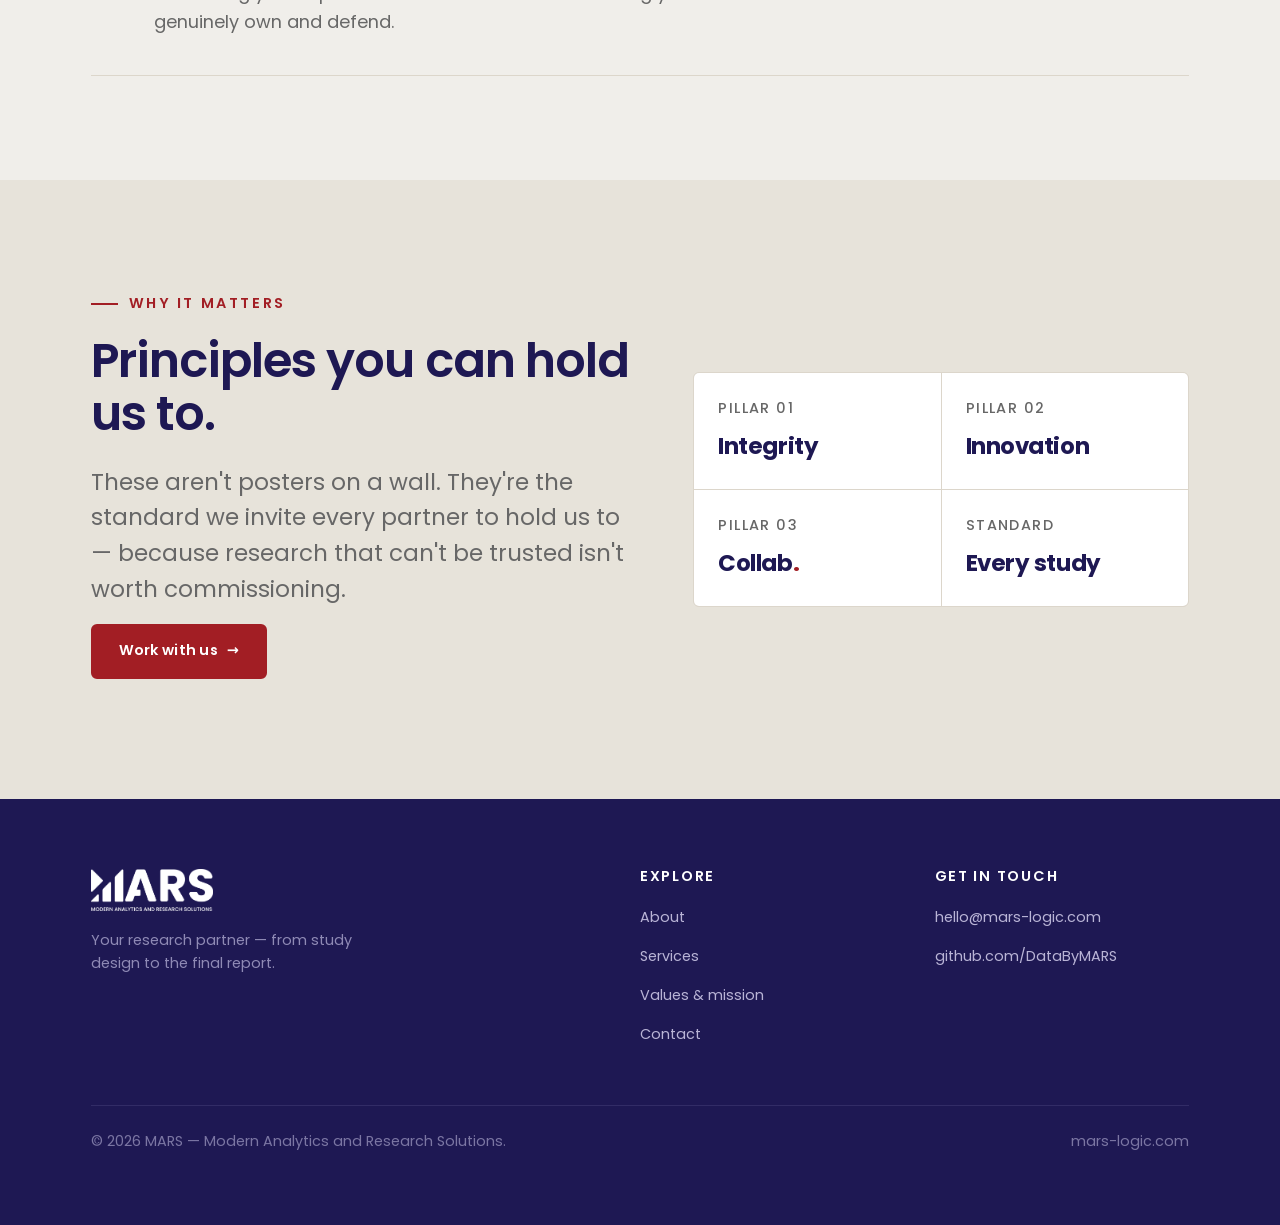
<file: values.html>
<!DOCTYPE html>
<html lang="en">
<head>
  <meta charset="UTF-8" />
  <meta name="viewport" content="width=device-width, initial-scale=1.0" />
  <title>Values &amp; Mission — MARS</title>
  <meta name="description" content="The MARS mission and the three pillars behind our work: Integrity, Innovation, and Collaboration." />
  <meta property="og:title" content="Values & Mission — MARS" />
  <meta property="og:description" content="Integrity, Innovation, Collaboration — the three pillars behind our research." />
  <meta property="og:type" content="website" />
  <meta property="og:url" content="https://mars-logic.com/values.html" />
  <link rel="preconnect" href="https://fonts.googleapis.com" />
  <link rel="preconnect" href="https://fonts.gstatic.com" crossorigin />
  <link href="https://fonts.googleapis.com/css2?family=Poppins:wght@400;500;600;700&display=swap" rel="stylesheet" />
  <link rel="icon" href="assets/favicon-32.png" sizes="32x32" />
  <link rel="icon" href="assets/favicon.ico" sizes="any" />
  <link rel="apple-touch-icon" href="assets/favicon-180.png" />
  <link rel="stylesheet" href="css/style.css" />
</head>
<body>
  <a class="skip-link" href="#main">Skip to content</a>

  <header class="site-header">
    <div class="wrap nav">
      <a class="brand" href="index.html" aria-label="MARS — Modern Analytics and Research Solutions, home">
        <img src="assets/MARS_Logo_No_Subtext.png" alt="MARS" />
      </a>
      <button class="nav-toggle" aria-label="Menu" aria-controls="nav-links" aria-expanded="false">
        <svg viewBox="0 0 24 24" fill="none" aria-hidden="true"><path d="M3 6h18M3 12h18M3 18h18" stroke="currentColor" stroke-width="2" stroke-linecap="round"/></svg>
      </button>
      <ul class="nav-links" id="nav-links">
        <li><a href="index.html">Home</a></li>
        <li><a href="about.html">About</a></li>
        <li><a href="services.html">Services</a></li>
        <li><a href="values.html" aria-current="page">Values</a></li>
        <li class="nav-cta"><a class="btn" href="contact.html">Start a project</a></li>
      </ul>
    </div>
  </header>

  <main id="main">
    <!-- Mission -->
    <section class="section section--space">
      <div class="wrap">
        <p class="eyebrow">Values &amp; mission</p>
        <h1 style="font-size:var(--step-4);max-width:24ch">Research is only as good as the principles behind it.</h1>
        <p class="lede" style="max-width:60ch">Our mission is to make rigorous, trustworthy research accessible to the teams that need it — pairing modern analytics with methods anyone can inspect and everyone can stand behind.</p>
      </div>
    </section>

    <!-- Pillars -->
    <section class="section">
      <div class="wrap">
        <div class="head reveal">
          <p class="eyebrow">Our three pillars</p>
          <h2>What we hold to, on every study.</h2>
        </div>
        <div class="principles">
          <div class="principle reveal">
            <span class="principle__n">01</span>
            <div>
              <h3>Integrity</h3>
              <p>We report what the data shows, not what's convenient. Every method is open to inspection, every limitation is stated plainly, and no finding is dressed up to be more certain than it is. If the evidence is inconvenient, you hear it from us first.</p>
            </div>
          </div>
          <div class="principle reveal">
            <span class="principle__n">02</span>
            <div>
              <h3>Innovation</h3>
              <p>Modern questions deserve modern methods. We bring current analytical and research techniques to problems that older, templated approaches leave half-answered — and we choose the approach that fits the question, not the one that's easiest to reuse.</p>
            </div>
          </div>
          <div class="principle reveal">
            <span class="principle__n">03</span>
            <div>
              <h3>Collaboration</h3>
              <p>We work as part of your team, not at a distance. Your context sharpens the question, your feedback shapes each stage, and the final result is something you helped build — and therefore something you can genuinely own and defend.</p>
            </div>
          </div>
        </div>
      </div>
    </section>

    <!-- Mission restated / CTA -->
    <section class="section section--surface">
      <div class="wrap split">
        <div class="reveal">
          <p class="eyebrow">Why it matters</p>
          <h2 style="font-size:var(--step-3)">Principles you can hold us to.</h2>
          <p class="lede" style="color:var(--muted)">These aren't posters on a wall. They're the standard we invite every partner to hold us to — because research that can't be trusted isn't worth commissioning.</p>
          <p><a class="btn" href="contact.html">Work with us <span class="arrow" aria-hidden="true">&rarr;</span></a></p>
        </div>
        <dl class="stats reveal" aria-label="The MARS pillars">
          <div><dt>Pillar 01</dt><dd>Integrity</dd></div>
          <div><dt>Pillar 02</dt><dd>Innovation</dd></div>
          <div><dt>Pillar 03</dt><dd>Collab<span class="u">.</span></dd></div>
          <div><dt>Standard</dt><dd>Every study</dd></div>
        </dl>
      </div>
    </section>
  </main>

  <footer class="site-footer">
    <div class="wrap">
      <div class="footer-grid">
        <div>
          <a class="brand" href="index.html" aria-label="MARS home"><img src="assets/MARS_Logo_White.png" alt="MARS — Modern Analytics and Research Solutions" /></a>
          <p>Your research partner — from study design to the final report.</p>
        </div>
        <div class="footer-col">
          <h4>Explore</h4>
          <ul>
            <li><a href="about.html">About</a></li>
            <li><a href="services.html">Services</a></li>
            <li><a href="values.html">Values &amp; mission</a></li>
            <li><a href="contact.html">Contact</a></li>
          </ul>
        </div>
        <div class="footer-col">
          <h4>Get in touch</h4>
          <ul>
            <li><a href="mailto:hello@mars-logic.com">hello@mars-logic.com</a></li>
            <li><a href="https://github.com/DataByMARS">github.com/DataByMARS</a></li>
          </ul>
        </div>
      </div>
      <div class="footer-bottom">
        <span>&copy; <span id="year">2026</span> MARS — Modern Analytics and Research Solutions.</span>
        <span>mars-logic.com</span>
      </div>
    </div>
  </footer>

  <script src="js/main.js"></script>
</body>
</html>
</file>
<file: css/style.css>
/* ============================================================
   MARS — Modern Analytics and Research Solutions
   Brand system. A research partner, not a consultancy.
   Palette:  Deep Space #1e1853 · Martian Red #a21e24
             Stellar Grey #676767 · Star Dust #f0eeea
   Type:     Poppins (official brand face) throughout.
   Signature: an ascending-bar motif echoing the MARS icon —
              research that builds toward an answer.
   ============================================================ */

/* ---------- Design tokens ---------- */
:root {
  /* Brand color */
  --deep-space:   #1e1853;
  --deep-space-2: #272061;  /* lifted navy for raised dark surfaces */
  --martian-red:  #a21e24;
  --martian-deep: #831319;  /* pressed / hover */
  --stellar-grey: #676767;
  --star-dust:    #f0eeea;

  /* Working neutrals derived from brand */
  --ink:        #201d3a;   /* body text: dark tint of deep space */
  --heading:    #1e1853;   /* deep space */
  --muted:      #676767;   /* stellar grey */
  --paper:      #ffffff;   /* card surface on star dust */
  --surface:    #e7e3da;   /* slightly deeper star dust for banding */
  --line:       #dcd6cb;   /* hairline on light */
  --line-dark:  #322c66;   /* hairline on deep space */

  /* Type */
  --font: "Poppins", system-ui, -apple-system, sans-serif;

  /* Fluid type scale */
  --step--1: clamp(0.8rem, 0.76rem + 0.18vw, 0.9rem);
  --step-0:  clamp(1rem, 0.96rem + 0.2vw, 1.12rem);
  --step-1:  clamp(1.2rem, 1.12rem + 0.4vw, 1.45rem);
  --step-2:  clamp(1.5rem, 1.32rem + 0.9vw, 2.05rem);
  --step-3:  clamp(1.95rem, 1.6rem + 1.8vw, 3rem);
  --step-4:  clamp(2.5rem, 1.9rem + 3.2vw, 4.6rem);

  /* Layout */
  --measure: 66ch;
  --gutter: clamp(1.25rem, 0.8rem + 2.2vw, 3rem);
  --maxw: 1180px;
  --radius: 6px;
  --ease: cubic-bezier(0.22, 0.61, 0.36, 1);
}

/* ---------- Reset / base ---------- */
*, *::before, *::after { box-sizing: border-box; }
html { scroll-behavior: smooth; -webkit-text-size-adjust: 100%; }

@media (prefers-reduced-motion: reduce) {
  html { scroll-behavior: auto; }
  *, *::before, *::after {
    animation-duration: 0.001ms !important;
    animation-iteration-count: 1 !important;
    transition-duration: 0.001ms !important;
  }
}

body {
  margin: 0;
  background: var(--star-dust);
  color: var(--ink);
  font-family: var(--font);
  font-size: var(--step-0);
  font-weight: 400;
  line-height: 1.65;
  -webkit-font-smoothing: antialiased;
  text-rendering: optimizeLegibility;
}

img { max-width: 100%; display: block; }

a { color: var(--martian-red); text-decoration: none; }
a:hover { color: var(--martian-deep); }

h1, h2, h3, h4 {
  font-family: var(--font);
  color: var(--heading);
  font-weight: 600;
  line-height: 1.1;
  letter-spacing: -0.02em;
  margin: 0 0 0.5em;
}
h1 { font-weight: 700; }

p { margin: 0 0 1rem; }

:focus-visible { outline: 2px solid var(--martian-red); outline-offset: 3px; }

.skip-link {
  position: absolute; left: -999px; top: 0;
  background: var(--deep-space); color: #fff;
  padding: 0.6rem 1rem; z-index: 1000;
  font-size: var(--step--1); font-weight: 600; border-radius: 0 0 var(--radius) 0;
}
.skip-link:focus { left: 0; top: 0; color: #fff; }

/* ---------- Layout helpers ---------- */
.wrap { width: 100%; max-width: var(--maxw); margin-inline: auto; padding-inline: var(--gutter); }

.section { padding-block: clamp(3.5rem, 2.5rem + 5vw, 7rem); }
.section--tight { padding-block: clamp(2.5rem, 2rem + 3vw, 4.5rem); }
.section--surface { background: var(--surface); }
.section--space { background: var(--deep-space); color: #cfcbe6; }
.section--space h1, .section--space h2, .section--space h3 { color: #fff; }

/* Eyebrow — Poppins uppercase, tracked, martian red */
.eyebrow {
  font-size: var(--step--1);
  font-weight: 600;
  letter-spacing: 0.18em;
  text-transform: uppercase;
  color: var(--martian-red);
  display: inline-flex; align-items: center; gap: 0.65rem;
  margin: 0 0 1.2rem;
}
.eyebrow::before { content: ""; width: 1.7rem; height: 2px; background: currentColor; display: inline-block; }
.section--space .eyebrow { color: #e0868a; }

.lede { font-size: var(--step-1); line-height: 1.55; color: var(--muted); max-width: var(--measure); font-weight: 400; }
.section--space .lede { color: #b9b4d6; }

/* ---------- Buttons ---------- */
.btn {
  --bg: var(--martian-red); --fg: #fff;
  display: inline-flex; align-items: center; gap: 0.55rem;
  font-family: var(--font); font-size: var(--step--1); font-weight: 600;
  letter-spacing: 0.02em;
  background: var(--bg); color: var(--fg);
  padding: 0.85rem 1.6rem; border: 2px solid var(--bg); border-radius: var(--radius);
  cursor: pointer;
  transition: background 0.2s var(--ease), border-color 0.2s var(--ease), transform 0.2s var(--ease), color 0.2s var(--ease);
}
.btn:hover { background: var(--martian-deep); border-color: var(--martian-deep); color: #fff; transform: translateY(-2px); }
.btn:active { transform: translateY(0); }

.btn--ghost { --bg: transparent; --fg: var(--deep-space); border-color: var(--deep-space); }
.btn--ghost:hover { background: var(--deep-space); border-color: var(--deep-space); color: #fff; transform: translateY(-2px); }
.section--space .btn--ghost { --fg: #fff; border-color: rgba(255,255,255,0.5); }
.section--space .btn--ghost:hover { background: #fff; border-color: #fff; color: var(--deep-space); }

.btn .arrow { transition: transform 0.2s var(--ease); }
.btn:hover .arrow { transform: translateX(3px); }

/* ---------- Header / nav ---------- */
.site-header {
  position: sticky; top: 0; z-index: 100;
  background: color-mix(in srgb, var(--star-dust) 90%, transparent);
  backdrop-filter: blur(10px);
  border-bottom: 1px solid var(--line);
}
.nav { display: flex; align-items: center; justify-content: space-between; gap: 1rem; height: 74px; }
.brand { display: inline-flex; align-items: center; }
.brand img { height: 34px; width: auto; }

.nav-links { display: flex; align-items: center; gap: clamp(1rem, 0.5rem + 1.6vw, 2.1rem); list-style: none; margin: 0; padding: 0; }
.nav-links a {
  font-size: 0.9rem; font-weight: 500; color: var(--ink);
  padding: 0.4rem 0; position: relative;
}
.nav-links a:hover { color: var(--martian-red); }
.nav-links a[aria-current="page"] { color: var(--deep-space); font-weight: 600; }
.nav-links a[aria-current="page"]::after {
  content: ""; position: absolute; left: 0; right: 0; bottom: -3px; height: 2px; background: var(--martian-red);
}
.nav-cta { margin-left: 0.3rem; }

.nav-toggle {
  display: none; background: none; border: 1px solid var(--line); border-radius: var(--radius);
  width: 46px; height: 42px; cursor: pointer; color: var(--deep-space);
  align-items: center; justify-content: center;
}
.nav-toggle svg { width: 22px; height: 22px; }

@media (max-width: 860px) {
  .nav-toggle { display: inline-flex; }
  .nav-links {
    position: absolute; top: 74px; left: 0; right: 0;
    flex-direction: column; align-items: stretch; gap: 0;
    background: var(--star-dust); border-bottom: 1px solid var(--line);
    padding: 0.5rem var(--gutter) 1.25rem; display: none;
  }
  .nav-links.open { display: flex; }
  .nav-links a { display: block; padding: 0.9rem 0; border-bottom: 1px solid var(--line); font-size: 1rem; }
  .nav-links a[aria-current="page"]::after { display: none; }
  .nav-cta { margin: 0.9rem 0 0; }
  .nav-cta .btn { width: 100%; justify-content: center; }
}

/* ---------- Hero ---------- */
.hero { position: relative; background: var(--deep-space); color: #fff; overflow: hidden; isolation: isolate; }
.hero__bg { position: absolute; inset: 0; z-index: -1; width: 100%; height: 100%; }
.hero__inner { padding-block: clamp(4rem, 3rem + 8vw, 8rem); max-width: 46rem; }
.hero h1 { font-size: var(--step-4); color: #fff; margin-bottom: 1.2rem; }
.hero h1 .accent { color: #e0868a; }
.hero .lede { color: #c4bfe0; margin-bottom: 2rem; }
.hero__actions { display: flex; flex-wrap: wrap; gap: 0.85rem; }
.hero__meta {
  margin-top: 3.5rem; display: flex; flex-wrap: wrap; gap: 2.5rem;
  font-size: var(--step--1); color: #9b96c4; max-width: 40rem;
}
.hero__meta strong { display: block; color: #fff; font-size: var(--step-1); font-weight: 600; letter-spacing: -0.01em; margin-bottom: 0.15rem; }

/* ---------- Card grids ---------- */
.grid { display: grid; gap: clamp(1rem, 0.5rem + 1.5vw, 1.6rem); }
.grid--2 { grid-template-columns: repeat(auto-fit, minmax(280px, 1fr)); }
.grid--3 { grid-template-columns: repeat(auto-fit, minmax(250px, 1fr)); }
.grid--4 { grid-template-columns: repeat(auto-fit, minmax(230px, 1fr)); }

.card {
  background: var(--paper); border: 1px solid var(--line); border-radius: var(--radius);
  padding: clamp(1.4rem, 1rem + 1.2vw, 2rem); position: relative;
  transition: border-color 0.2s var(--ease), transform 0.2s var(--ease), box-shadow 0.2s var(--ease);
}
.card:hover { border-color: var(--deep-space); transform: translateY(-3px); box-shadow: 0 12px 30px -18px rgba(30,24,83,0.4); }
.card__index {
  font-size: var(--step--1); font-weight: 600; color: var(--martian-red);
  letter-spacing: 0.14em; display: block; margin-bottom: 0.9rem;
}
.card h3 { font-size: var(--step-1); margin-bottom: 0.4rem; }
.card p { color: var(--muted); margin: 0; font-size: var(--step-0); }

/* Section heading block */
.head { max-width: var(--measure); margin-bottom: clamp(2rem, 1.5rem + 2vw, 3.25rem); }
.head h2 { font-size: var(--step-3); }

/* Two-column split */
.split { display: grid; grid-template-columns: 1fr; gap: clamp(1.5rem, 1rem + 3vw, 4rem); align-items: center; }
@media (min-width: 880px) {
  .split { grid-template-columns: 1.05fr 0.95fr; }
  .split--reverse > :first-child { order: 2; }
}

/* Stat strip */
.stats {
  display: grid; grid-template-columns: repeat(auto-fit, minmax(190px, 1fr));
  gap: 1px; background: var(--line); border: 1px solid var(--line); border-radius: var(--radius); overflow: hidden;
}
.stats div { background: var(--paper); padding: 1.5rem; }
.stats dt { font-size: var(--step--1); font-weight: 500; color: var(--muted); text-transform: uppercase; letter-spacing: 0.1em; margin-bottom: 0.4rem; }
.stats dd { margin: 0; font-size: var(--step-1); font-weight: 700; color: var(--heading); letter-spacing: -0.02em; overflow-wrap: break-word; }
.stats dd .u { color: var(--martian-red); }

/* Principles / values — a real ordered set (the 3 pillars) */
.principles { display: grid; gap: 0; border-top: 1px solid var(--line); }
.principle {
  display: grid; grid-template-columns: auto 1fr; gap: clamp(1rem, 0.5rem + 2vw, 2.5rem);
  padding: clamp(1.6rem, 1.2rem + 1.5vw, 2.4rem) 0; border-bottom: 1px solid var(--line); align-items: baseline;
}
.principle__n { font-weight: 700; color: var(--martian-red); font-size: var(--step-1); letter-spacing: 0.02em; }
.principle h3 { font-size: var(--step-2); margin-bottom: 0.4rem; }
.principle p { color: var(--muted); margin: 0; max-width: 60ch; }

/* Process steps — a genuine sequence */
.steps { display: grid; gap: 1rem; grid-template-columns: repeat(auto-fit, minmax(220px, 1fr)); counter-reset: step; }
.step {
  background: var(--paper); border: 1px solid var(--line); border-radius: var(--radius);
  padding: 1.5rem; position: relative;
}
.step__n { font-size: var(--step--1); font-weight: 600; color: var(--martian-red); letter-spacing: 0.12em; display: block; margin-bottom: 0.6rem; }
.step h3 { font-size: var(--step-1); margin-bottom: 0.3rem; }
.step p { color: var(--muted); margin: 0; font-size: var(--step-0); }

/* Prose */
.prose { max-width: var(--measure); }
.prose p { color: var(--muted); }
.prose p.prose-lead { font-size: var(--step-1); color: var(--ink); line-height: 1.55; }
.prose h3 { margin-top: 2rem; font-size: var(--step-1); }

/* CTA band */
.cta-band {
  border-radius: var(--radius);
  background:
    radial-gradient(130% 150% at 100% 0%, rgba(162,30,36,0.35), transparent 55%),
    var(--deep-space-2);
  border: 1px solid var(--line-dark);
  padding: clamp(2rem, 1.5rem + 3vw, 3.5rem);
  display: grid; gap: 1.5rem; align-items: center;
}
@media (min-width: 760px) { .cta-band { grid-template-columns: 1fr auto; } }
.cta-band h2 { color: #fff; font-size: var(--step-2); margin: 0; }
.cta-band p { color: #c4bfe0; margin: 0.5rem 0 0; }

/* ---------- Contact form ---------- */
.form { display: grid; gap: 1.25rem; }
.form-row { display: grid; gap: 1.25rem; }
@media (min-width: 640px) { .form-row { grid-template-columns: 1fr 1fr; } }

.field { display: grid; gap: 0.45rem; }
.field label { font-size: var(--step--1); font-weight: 600; letter-spacing: 0.04em; text-transform: uppercase; color: var(--muted); }
.field label .req { color: var(--martian-red); }
.field input, .field textarea, .field select {
  font-family: var(--font); font-size: var(--step-0); color: var(--ink);
  background: var(--paper); border: 1px solid var(--line); border-radius: var(--radius);
  padding: 0.8rem 0.9rem; width: 100%;
  transition: border-color 0.15s var(--ease), box-shadow 0.15s var(--ease);
}
.field input:focus, .field textarea:focus, .field select:focus {
  outline: none; border-color: var(--martian-red); box-shadow: 0 0 0 3px rgba(162,30,36,0.14);
}
.field textarea { min-height: 150px; resize: vertical; }

.form__foot { display: flex; flex-wrap: wrap; align-items: center; gap: 1rem; justify-content: space-between; }
.form__note { font-size: var(--step--1); color: var(--muted); margin: 0; }

.form-status {
  font-size: var(--step-0); font-weight: 500; padding: 0.9rem 1rem; border-radius: var(--radius);
  border: 1px solid transparent; display: none;
}
.form-status.is-visible { display: block; }
.form-status.is-success { display: block; background: #e8f3ec; border-color: #b6d9c2; color: #1c6b3a; }
.form-status.is-error { display: block; background: #f7e7e7; border-color: #e3b4b6; color: var(--martian-deep); }

/* Contact detail list */
.contact-detail dt { font-size: var(--step--1); font-weight: 600; text-transform: uppercase; letter-spacing: 0.1em; color: var(--muted); margin-bottom: 0.3rem; }
.contact-detail dd { margin: 0 0 1.5rem; font-size: var(--step-1); font-weight: 500; color: var(--heading); }
.contact-detail a { color: var(--heading); }
.contact-detail a:hover { color: var(--martian-red); }

/* ---------- Footer ---------- */
.site-footer { background: var(--deep-space); color: #b9b4d6; padding-block: clamp(3rem, 2rem + 3vw, 4.5rem); }
.footer-grid { display: grid; gap: 2.5rem; grid-template-columns: 1fr; }
@media (min-width: 720px) { .footer-grid { grid-template-columns: 2fr 1fr 1fr; } }
.site-footer .brand img { height: 42px; margin-bottom: 1.1rem; }
.site-footer p { color: #8f8ab5; max-width: 34ch; font-size: var(--step--1); }
.footer-col h4 { font-size: var(--step--1); font-weight: 600; text-transform: uppercase; letter-spacing: 0.12em; color: #fff; margin-bottom: 1rem; }
.footer-col ul { list-style: none; margin: 0; padding: 0; }
.footer-col li { margin-bottom: 0.6rem; }
.footer-col a { color: #b9b4d6; font-size: var(--step--1); }
.footer-col a:hover { color: #fff; }
.footer-bottom {
  margin-top: 3rem; padding-top: 1.5rem; border-top: 1px solid var(--line-dark);
  display: flex; flex-wrap: wrap; gap: 1rem; justify-content: space-between;
  font-size: var(--step--1); color: #7b76a3;
}

/* ---------- Scroll reveal ----------
   Content is visible by default. Only when JS is present (html.js) do we
   hide-then-animate, so no-JS visitors always see everything. */
.reveal { transition: opacity 0.6s var(--ease), transform 0.6s var(--ease); }
.js .reveal { opacity: 0; transform: translateY(16px); }
.js .reveal.is-in { opacity: 1; transform: none; }
@media (prefers-reduced-motion: reduce) { .js .reveal { opacity: 1; transform: none; } }

/* Ascending-bar hero motif */
.bar { transform-box: fill-box; transform-origin: bottom; }
</file>
